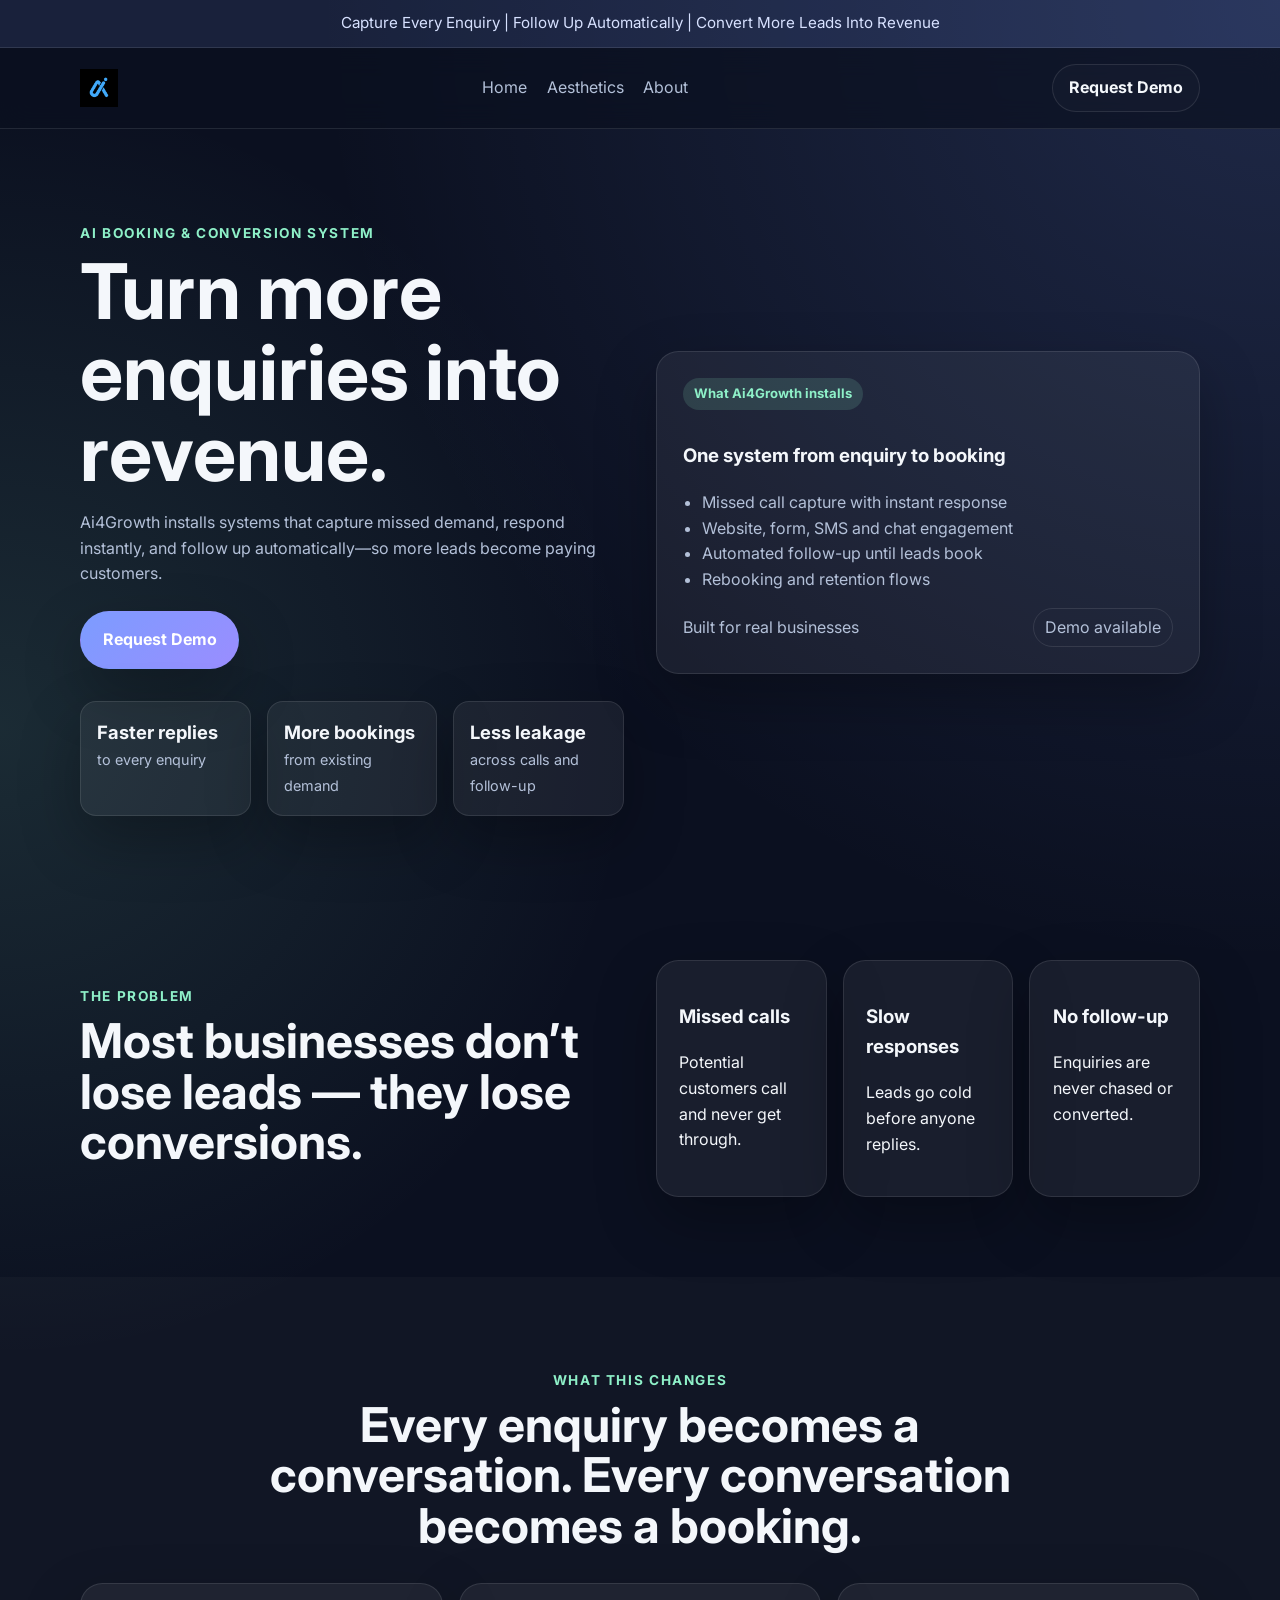
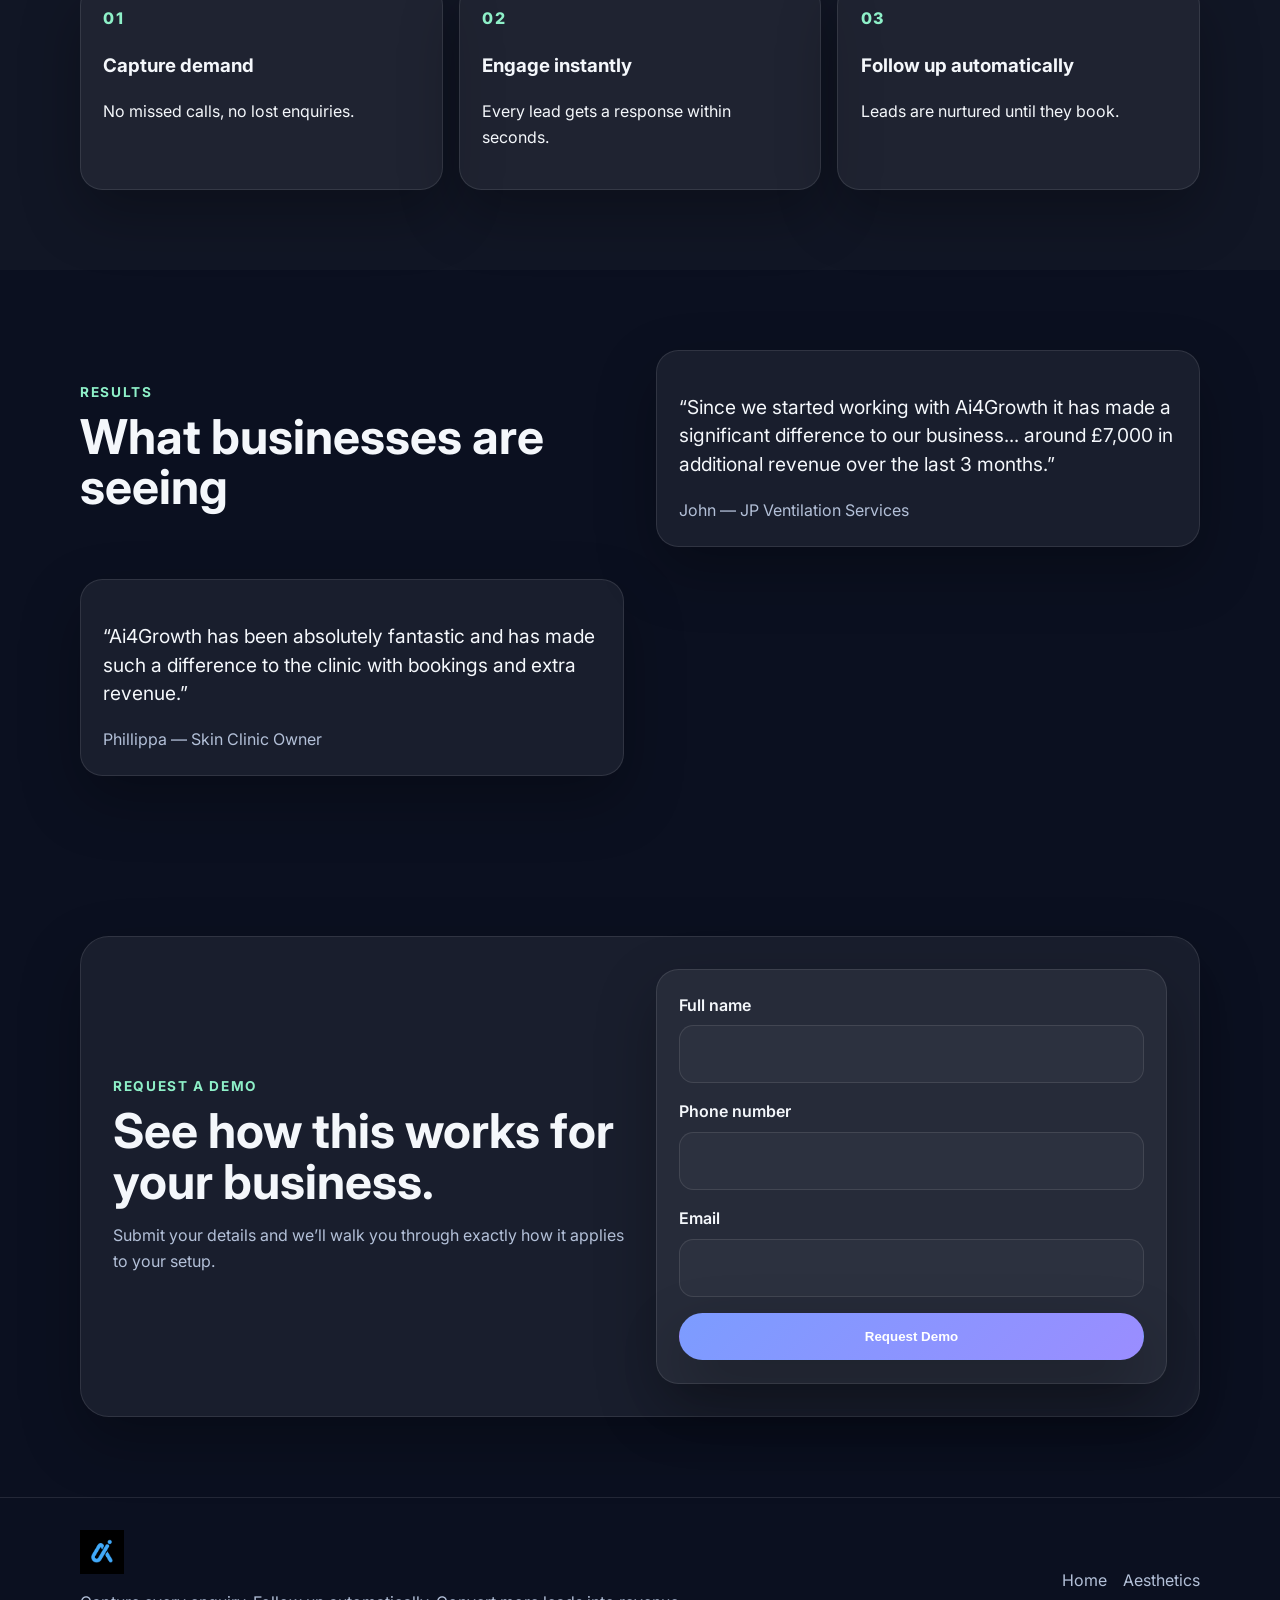
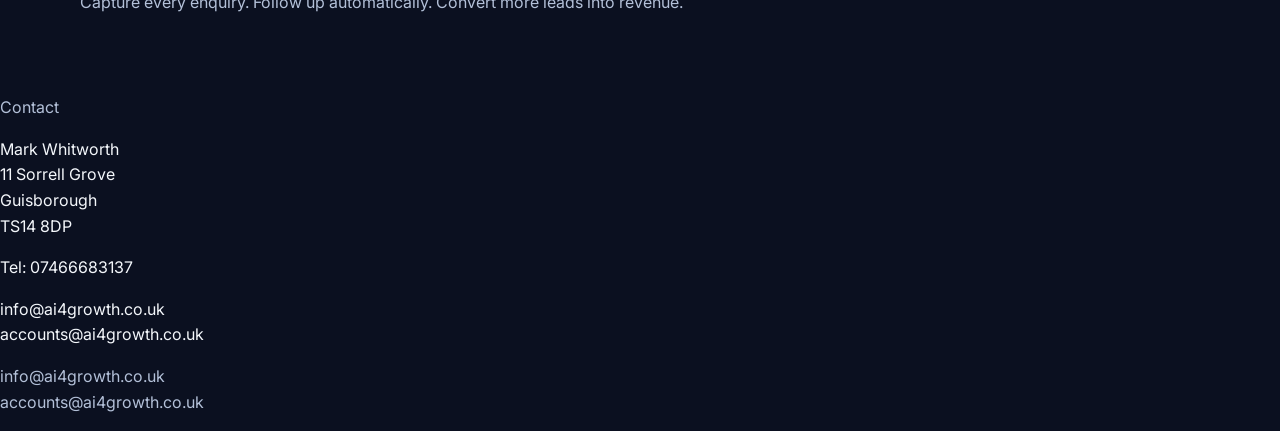
<file: index.html>
<!DOCTYPE html>
<html lang="en">
<head>
  <meta charset="UTF-8" />
  <meta name="viewport" content="width=device-width, initial-scale=1.0" />
  <title>Ai4Growth – Turn Enquiries Into Revenue</title>
  <meta name="description" content="Ai4Growth installs systems that capture every enquiry, follow up automatically, and convert more leads into revenue.">
  <link rel="preconnect" href="https://fonts.googleapis.com">
  <link rel="preconnect" href="https://fonts.gstatic.com" crossorigin>
  <link href="https://fonts.googleapis.com/css2?family=Inter:wght@400;500;600;700;800&display=swap" rel="stylesheet">
  <link rel="stylesheet" href="styles.css" />
</head>

<body>
<div class="announcement usp-bar">
  Capture Every Enquiry | Follow Up Automatically | Convert More Leads Into Revenue
</div>
  
<header class="site-header">
  <div class="container nav">
    <div class="brand">
      <img src="logo.png" alt="Ai4Growth logo" class="brand-logo">
    </div>
    <nav>
      <a href="index.html">Home</a>
  <a href="aesthetics.html">Aesthetics</a>
  <a href="about.html">About</a>
</nav>
      <a href="#form" class="btn btn-small btn-outline">Request Demo</a>
    </nav>
  </div>
</header>

<main>

<section class="hero">
  <div class="container hero-grid">

    <div class="hero-copy">
      <p class="eyebrow">AI booking & conversion system</p>

      <h1>Turn more enquiries into revenue.</h1>

      <p class="subcopy">
        Ai4Growth installs systems that capture missed demand, respond instantly, and follow up automatically—so more leads become paying customers.
      </p>

      <div class="hero-actions">
        <a href="#form" class="btn btn-primary">Request Demo</a>
      </div>

      <div class="stats">
        <div><strong>Faster replies</strong><span>to every enquiry</span></div>
        <div><strong>More bookings</strong><span>from existing demand</span></div>
        <div><strong>Less leakage</strong><span>across calls and follow-up</span></div>
      </div>
    </div>

    <div class="hero-card">
      <div class="mini-card-label">What Ai4Growth installs</div>
      <h3>One system from enquiry to booking</h3>
      <ul>
        <li>Missed call capture with instant response</li>
        <li>Website, form, SMS and chat engagement</li>
        <li>Automated follow-up until leads book</li>
        <li>Rebooking and retention flows</li>
      </ul>
      <div class="hero-card-footer">
        <span>Built for real businesses</span>
        <span class="pill">Demo available</span>
      </div>
    </div>

  </div>
</section>

<section id="problem" class="section">
  <div class="container section-grid">
    <div>
      <p class="eyebrow">The problem</p>
      <h2>Most businesses don’t lose leads — they lose conversions.</h2>
    </div>
    <div class="problem-points">
      <div class="info-card">
        <h3>Missed calls</h3>
        <p>Potential customers call and never get through.</p>
      </div>
      <div class="info-card">
        <h3>Slow responses</h3>
        <p>Leads go cold before anyone replies.</p>
      </div>
      <div class="info-card">
        <h3>No follow-up</h3>
        <p>Enquiries are never chased or converted.</p>
      </div>
    </div>
  </div>
</section>

<section class="section alt-bg">
  <div class="container">
    <div class="section-heading center">
      <p class="eyebrow">What this changes</p>
      <h2>Every enquiry becomes a conversation. Every conversation becomes a booking.</h2>
    </div>

    <div class="steps">
      <div class="step-card">
        <span class="step-number">01</span>
        <h3>Capture demand</h3>
        <p>No missed calls, no lost enquiries.</p>
      </div>
      <div class="step-card">
        <span class="step-number">02</span>
        <h3>Engage instantly</h3>
        <p>Every lead gets a response within seconds.</p>
      </div>
      <div class="step-card">
        <span class="step-number">03</span>
        <h3>Follow up automatically</h3>
        <p>Leads are nurtured until they book.</p>
      </div>
    </div>
  </div>
</section>

<section class="section testimonial-section">
  <div class="container testimonial-grid">
    <div>
      <p class="eyebrow">Results</p>
      <h2>What businesses are seeing</h2>
    </div>

    <div class="quote-card">
      <p>
        “Since we started working with Ai4Growth it has made a significant difference to our business... around £7,000 in additional revenue over the last 3 months.”
      </p>
      <div class="quote-author">John — JP Ventilation Services</div>
    </div>

    <div class="quote-card">
      <p>
        “Ai4Growth has been absolutely fantastic and has made such a difference to the clinic with bookings and extra revenue.”
      </p>
      <div class="quote-author">Phillippa — Skin Clinic Owner</div>
    </div>
  </div>
</section>

<section id="form" class="section waitlist-section">
  <div class="container waitlist-box">

    <div>
      <p class="eyebrow">Request a demo</p>
      <h2>See how this works for your business.</h2>
      <p class="muted">Submit your details and we’ll walk you through exactly how it applies to your setup.</p>
    </div>

    <form name="demo" method="POST" data-netlify="true" class="waitlist-form">
      <input type="hidden" name="form-name" value="demo">

      <label>
        Full name
        <input type="text" name="name" required>
      </label>

      <label>
  Phone number
  <input type="tel" name="phone" required>
</label>
      
      <label>
        Email
        <input type="email" name="email" required>
      </label>

      <button type="submit" class="btn btn-primary full-width">Request Demo</button>
    </form>

  </div>
</section>

</main>

<footer class="site-footer">
  <div class="container footer-content">

    <div>
      <div class="brand footer-brand">
        <img src="logo.png" alt="Ai4Growth logo" class="footer-logo">
      </div>
      <p class="muted">Capture every enquiry. Follow up automatically. Convert more leads into revenue.</p>
    </div>

    <div class="footer-links">
      <a href="index.html">Home</a>
      <a href="aesthetics.html">Aesthetics</a>
    </div>

  </div>
  
</footer>

  <div class="footer-contact">
  <p class="muted">Contact</p>
  
  <p>
    Mark Whitworth<br>
    11 Sorrell Grove<br>
    Guisborough<br>
    TS14 8DP
  </p>

  <p>
    Tel: <a href="tel:07466683137">07466683137</a>
  </p>

  <p>
    <a href="mailto:info@ai4growth.co.uk">info@ai4growth.co.uk</a><br>
    <a href="mailto:accounts@ai4growth.co.uk">accounts@ai4growth.co.uk</a>
  </p>
</div>

  <p class="muted">
  <a href="mailto:info@ai4growth.co.uk">info@ai4growth.co.uk</a><br>
  <a href="mailto:accounts@ai4growth.co.uk">accounts@ai4growth.co.uk</a>
</p>

<!--Start of Tawk.to Script-->
<script type="text/javascript">
var Tawk_API=Tawk_API||{}, Tawk_LoadStart=new Date();
(function(){
var s1=document.createElement("script"),s0=document.getElementsByTagName("script")[0];
s1.async=true;
s1.src='https://embed.tawk.to/69d33a0a1678ab1c34d72dbb/1jlghlea2';
s1.charset='UTF-8';
s1.setAttribute('crossorigin','*');
s0.parentNode.insertBefore(s1,s0);
})();
</script>
<!--End of Tawk.to Script-->
  
</body>
</html>
</file>
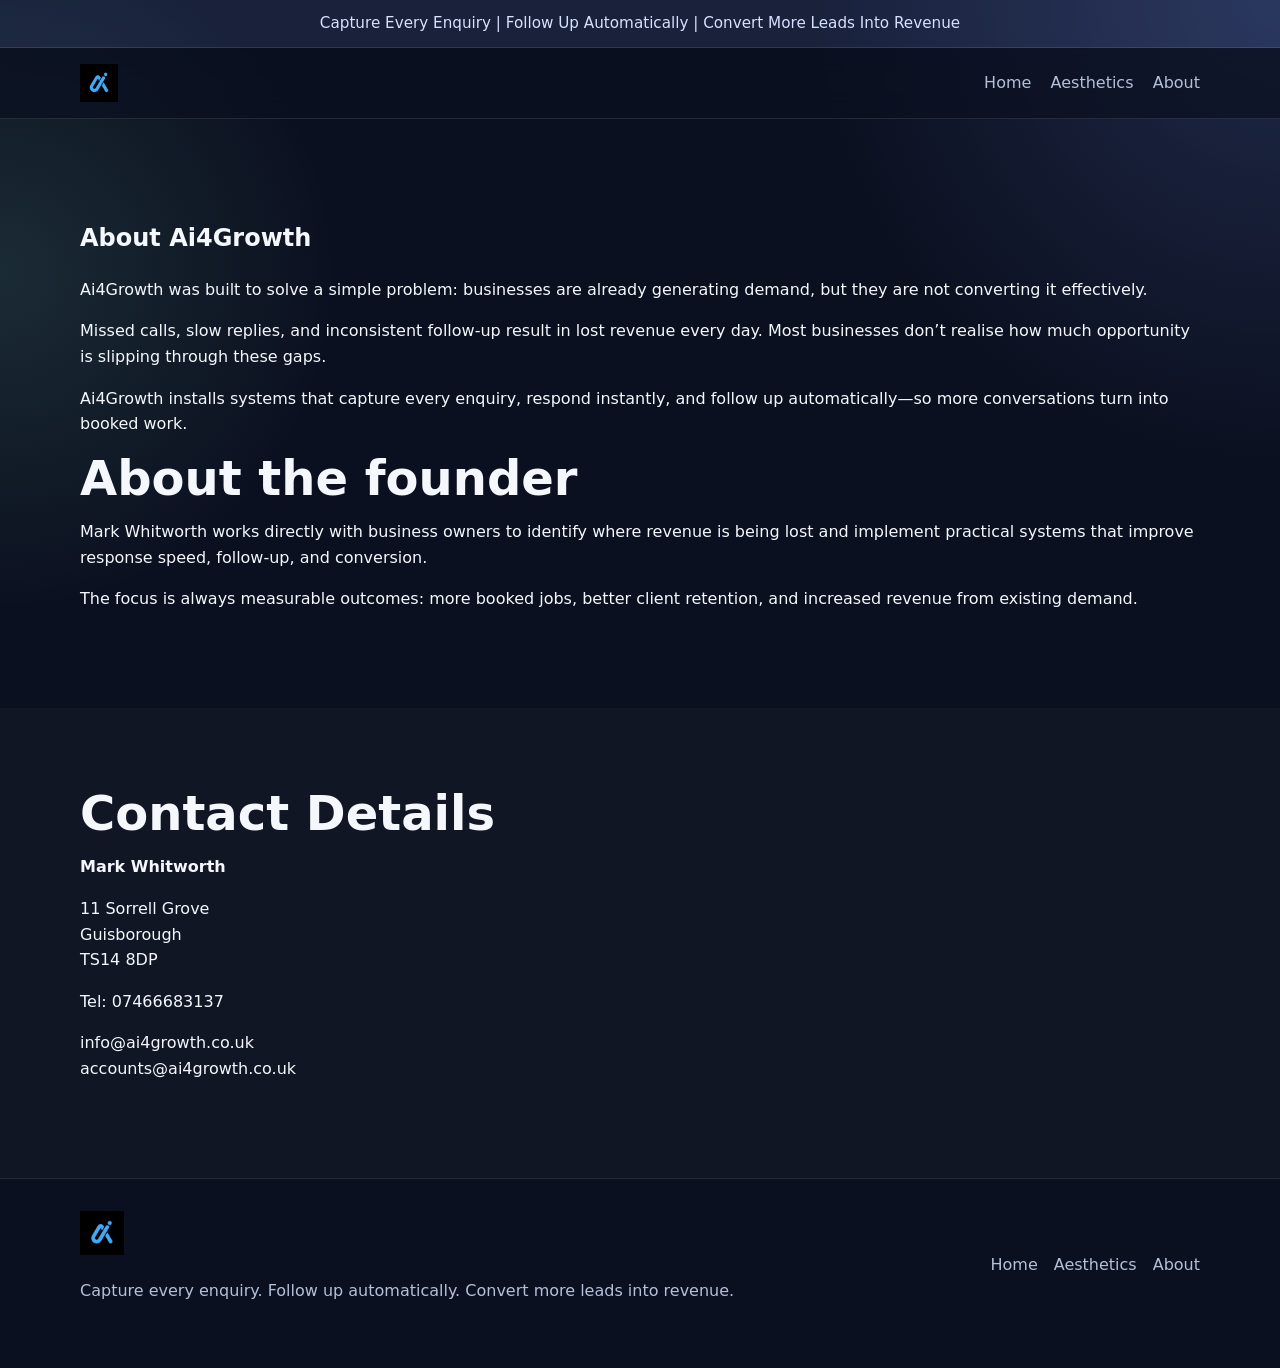
<file: about.html>
<!DOCTYPE html>
<html lang="en">
<head>
  <meta charset="UTF-8" />
  <meta name="viewport" content="width=device-width, initial-scale=1.0" />
  <title>About | Ai4Growth</title>
  <meta name="description" content="Learn more about Ai4Growth and how we help businesses capture enquiries, follow up automatically, and convert more leads into revenue.">
  <link rel="stylesheet" href="styles.css" />
</head>

<body>

<div class="announcement usp-bar">
  Capture Every Enquiry | Follow Up Automatically | Convert More Leads Into Revenue
</div>

<header class="site-header">
  <div class="container nav">
    <div class="brand">
      <img src="logo.png" alt="Ai4Growth logo" class="brand-logo">
    </div>
    <nav>
      <a href="index.html">Home</a>
      <a href="aesthetics.html">Aesthetics</a>
      <a href="about.html">About</a>
    </nav>
  </div>
</header>

<main>

<section class="section">
  <div class="container">

    <h1>About Ai4Growth</h1>

    <p>
      Ai4Growth was built to solve a simple problem: businesses are already generating demand, but they are not converting it effectively.
    </p>

    <p>
      Missed calls, slow replies, and inconsistent follow-up result in lost revenue every day. Most businesses don’t realise how much opportunity is slipping through these gaps.
    </p>

    <p>
      Ai4Growth installs systems that capture every enquiry, respond instantly, and follow up automatically—so more conversations turn into booked work.
    </p>

    <h2>About the founder</h2>

    <p>
      Mark Whitworth works directly with business owners to identify where revenue is being lost and implement practical systems that improve response speed, follow-up, and conversion.
    </p>

    <p>
      The focus is always measurable outcomes: more booked jobs, better client retention, and increased revenue from existing demand.
    </p>

  </div>
</section>

<section class="section alt-bg">
  <div class="container">

    <h2>Contact Details</h2>

    <div class="contact-block">

      <p><strong>Mark Whitworth</strong></p>

      <p>
        11 Sorrell Grove<br>
        Guisborough<br>
        TS14 8DP
      </p>

      <p>
        Tel: <a href="tel:07466683137">07466683137</a>
      </p>

      <p>
        <a href="mailto:info@ai4growth.co.uk">info@ai4growth.co.uk</a><br>
        <a href="mailto:accounts@ai4growth.co.uk">accounts@ai4growth.co.uk</a>
      </p>

    </div>

  </div>
</section>

</main>

<footer class="site-footer">
  <div class="container footer-content">

    <div>
      <img src="logo.png" alt="Ai4Growth logo" class="footer-logo">

      <p class="muted">
        Capture every enquiry. Follow up automatically. Convert more leads into revenue.
      </p>
    </div>

    <div class="footer-links">
      <a href="index.html">Home</a>
      <a href="aesthetics.html">Aesthetics</a>
      <a href="about.html">About</a>
    </div>

  </div>
</footer>

</body>
</html>
</file>
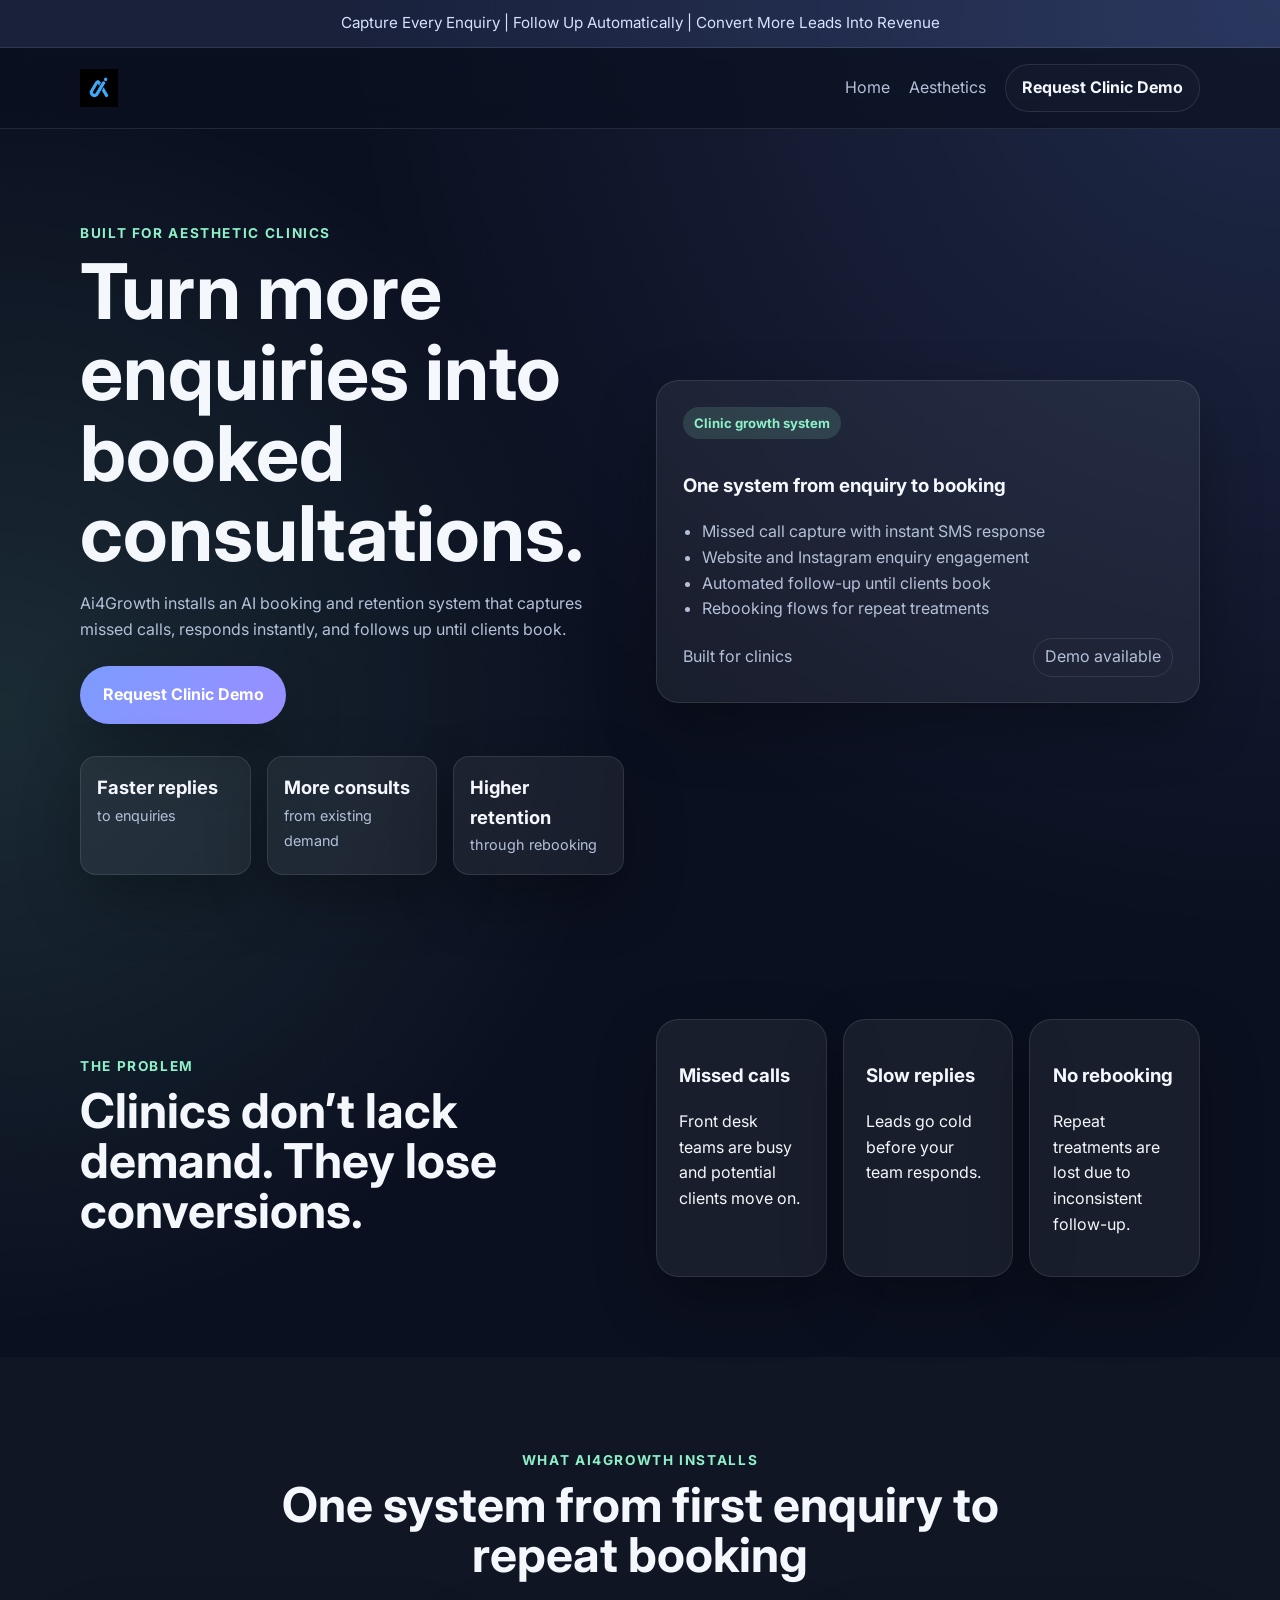
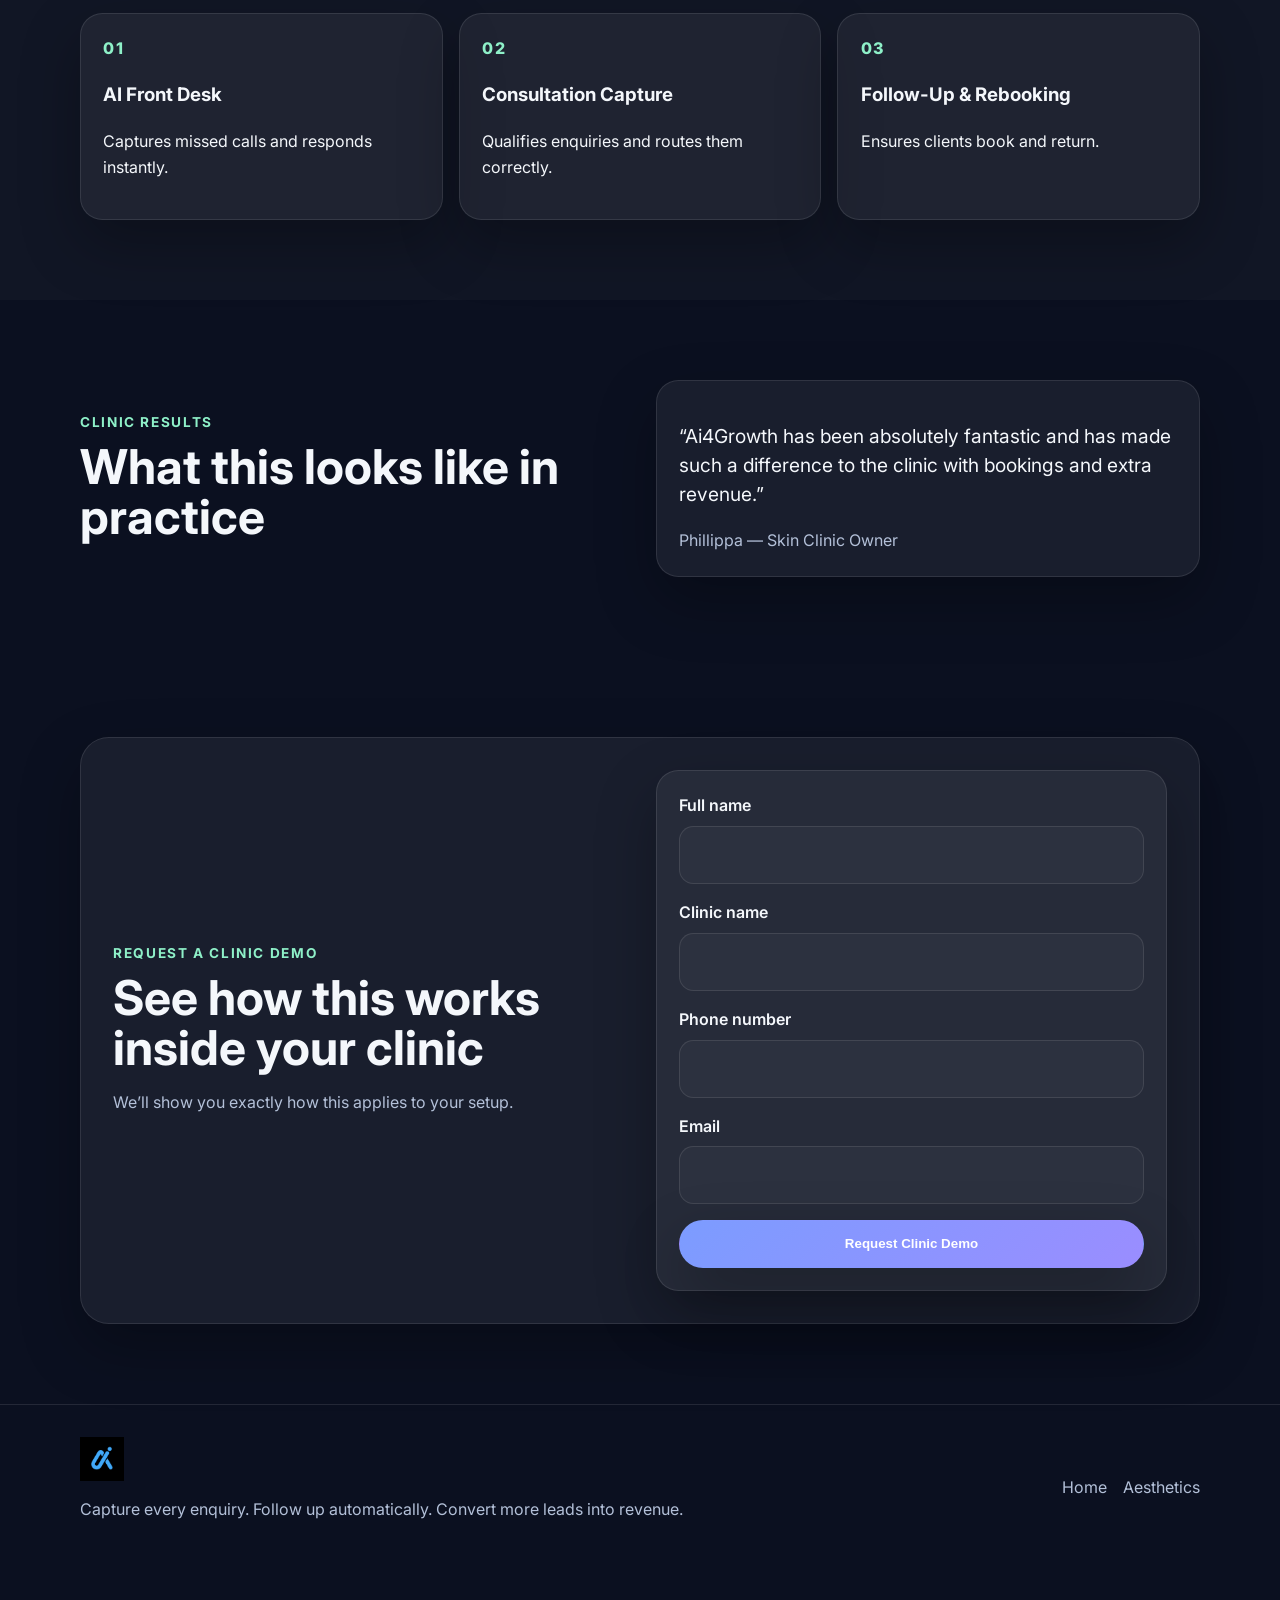
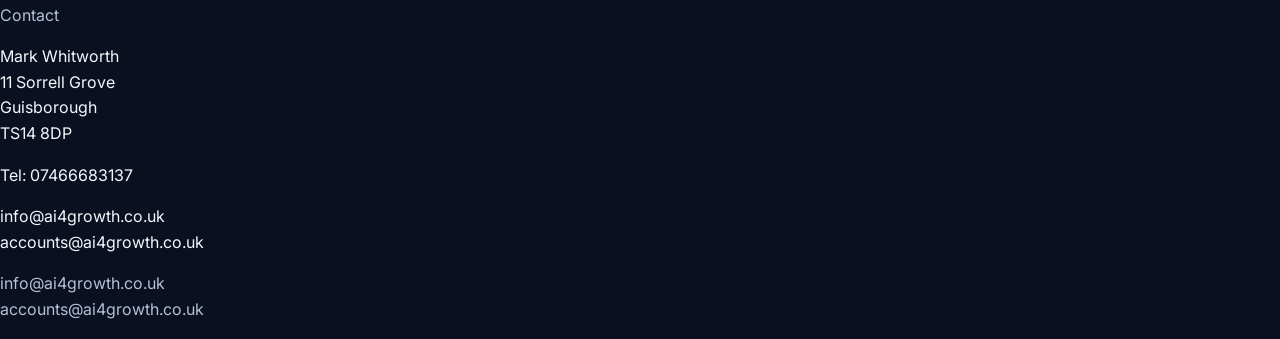
<file: aesthetics.html>
<!DOCTYPE html>
<html lang="en">
<head>
  <meta charset="UTF-8" />
  <meta name="viewport" content="width=device-width, initial-scale=1.0" />
  <title>Aesthetics | Ai4Growth</title>
  <meta name="description" content="Ai4Growth helps aesthetic clinics capture missed enquiries, respond faster, and convert more consultations into booked revenue.">
  <link rel="preconnect" href="https://fonts.googleapis.com">
  <link rel="preconnect" href="https://fonts.gstatic.com" crossorigin>
  <link href="https://fonts.googleapis.com/css2?family=Inter:wght@400;500;600;700;800&display=swap" rel="stylesheet">
  <link rel="stylesheet" href="styles.css" />
</head>

<body>

<!-- USP BAR -->
<div class="announcement usp-bar">
  Capture Every Enquiry | Follow Up Automatically | Convert More Leads Into Revenue
</div>

<header class="site-header">
  <div class="container nav">
    <div class="brand">
      <img src="logo.png" alt="Ai4Growth logo" class="brand-logo">
    </div>
    <nav>
      <a href="index.html">Home</a>
      <a href="aesthetics.html">Aesthetics</a>
      <a href="#form" class="btn btn-small btn-outline">Request Clinic Demo</a>
    </nav>
  </div>
</header>

<main>

<section class="hero">
  <div class="container hero-grid">

    <div class="hero-copy">
      <p class="eyebrow">Built for aesthetic clinics</p>

      <h1>Turn more enquiries into booked consultations.</h1>

      <p class="subcopy">
        Ai4Growth installs an AI booking and retention system that captures missed calls, responds instantly, and follows up until clients book.
      </p>

      <div class="hero-actions">
        <a href="#form" class="btn btn-primary">Request Clinic Demo</a>
      </div>

      <div class="stats">
        <div><strong>Faster replies</strong><span>to enquiries</span></div>
        <div><strong>More consults</strong><span>from existing demand</span></div>
        <div><strong>Higher retention</strong><span>through rebooking</span></div>
      </div>
    </div>

    <div class="hero-card">
      <div class="mini-card-label">Clinic growth system</div>
      <h3>One system from enquiry to booking</h3>
      <ul>
        <li>Missed call capture with instant SMS response</li>
        <li>Website and Instagram enquiry engagement</li>
        <li>Automated follow-up until clients book</li>
        <li>Rebooking flows for repeat treatments</li>
      </ul>
      <div class="hero-card-footer">
        <span>Built for clinics</span>
        <span class="pill">Demo available</span>
      </div>
    </div>

  </div>
</section>

<section class="section">
  <div class="container section-grid">
    <div>
      <p class="eyebrow">The problem</p>
      <h2>Clinics don’t lack demand. They lose conversions.</h2>
    </div>

    <div class="problem-points">
      <div class="info-card">
        <h3>Missed calls</h3>
        <p>Front desk teams are busy and potential clients move on.</p>
      </div>

      <div class="info-card">
        <h3>Slow replies</h3>
        <p>Leads go cold before your team responds.</p>
      </div>

      <div class="info-card">
        <h3>No rebooking</h3>
        <p>Repeat treatments are lost due to inconsistent follow-up.</p>
      </div>
    </div>
  </div>
</section>

<section class="section alt-bg">
  <div class="container">
    <div class="section-heading center">
      <p class="eyebrow">What Ai4Growth installs</p>
      <h2>One system from first enquiry to repeat booking</h2>
    </div>

    <div class="steps">
      <div class="step-card">
        <span class="step-number">01</span>
        <h3>AI Front Desk</h3>
        <p>Captures missed calls and responds instantly.</p>
      </div>

      <div class="step-card">
        <span class="step-number">02</span>
        <h3>Consultation Capture</h3>
        <p>Qualifies enquiries and routes them correctly.</p>
      </div>

      <div class="step-card">
        <span class="step-number">03</span>
        <h3>Follow-Up & Rebooking</h3>
        <p>Ensures clients book and return.</p>
      </div>
    </div>
  </div>
</section>

<section class="section testimonial-section">
  <div class="container testimonial-grid">
    <div>
      <p class="eyebrow">Clinic results</p>
      <h2>What this looks like in practice</h2>
    </div>

    <div class="quote-card">
      <p>
        “Ai4Growth has been absolutely fantastic and has made such a difference to the clinic with bookings and extra revenue.”
      </p>
      <div class="quote-author">Phillippa — Skin Clinic Owner</div>
    </div>
  </div>
</section>

<section id="form" class="section waitlist-section">
  <div class="container waitlist-box">

    <div>
      <p class="eyebrow">Request a clinic demo</p>
      <h2>See how this works inside your clinic</h2>
      <p class="muted">We’ll show you exactly how this applies to your setup.</p>
    </div>

    <form name="clinic-demo" method="POST" data-netlify="true" class="waitlist-form">
      <input type="hidden" name="form-name" value="clinic-demo">

      <label>
        Full name
        <input type="text" name="name" required>
      </label>

      <label>
        Clinic name
        <input type="text" name="clinic">
      </label>

      <label>
  Phone number
  <input type="tel" name="phone" required>
</label>

      <label>
        Email
        <input type="email" name="email" required>
      </label>

      <button type="submit" class="btn btn-primary full-width">Request Clinic Demo</button>
    </form>

  </div>
</section>

</main>

<footer class="site-footer">
  <div class="container footer-content">

    <div>
      <div class="brand footer-brand">
        <img src="logo.png" alt="Ai4Growth logo" class="footer-logo">
      </div>
      <p class="muted">Capture every enquiry. Follow up automatically. Convert more leads into revenue.</p>
    </div>

    <div class="footer-links">
      <a href="index.html">Home</a>
      <a href="aesthetics.html">Aesthetics</a>
    </div>

  </div>
</footer>

  <div class="footer-contact">
  <p class="muted">Contact</p>
  
  <p>
    Mark Whitworth<br>
    11 Sorrell Grove<br>
    Guisborough<br>
    TS14 8DP
  </p>

  <p>
    Tel: <a href="tel:07466683137">07466683137</a>
  </p>

  <p>
    <a href="mailto:info@ai4growth.co.uk">info@ai4growth.co.uk</a><br>
    <a href="mailto:accounts@ai4growth.co.uk">accounts@ai4growth.co.uk</a>
  </p>
</div>
  
  <p class="muted">
  <a href="mailto:info@ai4growth.co.uk">info@ai4growth.co.uk</a><br>
  <a href="mailto:accounts@ai4growth.co.uk">accounts@ai4growth.co.uk</a>
</p>

  <!--Start of Tawk.to Script-->
<script type="text/javascript">
var Tawk_API=Tawk_API||{}, Tawk_LoadStart=new Date();
(function(){
var s1=document.createElement("script"),s0=document.getElementsByTagName("script")[0];
s1.async=true;
s1.src='https://embed.tawk.to/69d33a0a1678ab1c34d72dbb/1jlghlea2';
s1.charset='UTF-8';
s1.setAttribute('crossorigin','*');
s0.parentNode.insertBefore(s1,s0);
})();
</script>
<!--End of Tawk.to Script-->
  
</body>
</html>
</file>
<file: styles.css>
:root {
  --bg: #0b1020;
  --bg-soft: #10182d;
  --surface: rgba(255, 255, 255, 0.06);
  --surface-strong: rgba(255, 255, 255, 0.1);
  --text: #f4f7fb;
  --muted: #b3c0d8;
  --line: rgba(255, 255, 255, 0.1);
  --accent: #7c9cff;
  --accent-2: #8ef0c8;
  --shadow: 0 24px 60px rgba(0, 0, 0, 0.28);
}

* { box-sizing: border-box; }
html { scroll-behavior: smooth; }
body {
  margin: 0;
  font-family: 'Inter', system-ui, sans-serif;
  background:
    radial-gradient(circle at top right, rgba(124, 156, 255, 0.18), transparent 25%),
    radial-gradient(circle at left 20%, rgba(142, 240, 200, 0.12), transparent 20%),
    var(--bg);
  color: var(--text);
  line-height: 1.6;
}

a { color: inherit; text-decoration: none; }
img { max-width: 100%; }
.container { width: min(1120px, calc(100% - 2rem)); margin: 0 auto; }
.announcement {
  text-align: center;
  padding: 0.7rem 1rem;
  background: rgba(124, 156, 255, 0.12);
  color: #d7e1ff;
  font-size: 0.95rem;
  border-bottom: 1px solid var(--line);
}
.site-header {
  position: sticky;
  top: 0;
  backdrop-filter: blur(14px);
  background: rgba(11, 16, 32, 0.7);
  border-bottom: 1px solid var(--line);
  z-index: 10;
}
.nav {
  display: flex;
  align-items: center;
  justify-content: space-between;
  padding: 1rem 0;
}
.brand {
  display: flex;
  align-items: center;
  gap: 0.75rem;
  font-weight: 800;
  letter-spacing: 0.02em;
}
.brand-mark {
  width: 2rem;
  height: 2rem;
  display: grid;
  place-items: center;
  border-radius: 0.7rem;
  background: linear-gradient(135deg, var(--accent), var(--accent-2));
  color: #08111f;
  box-shadow: var(--shadow);
}
nav {
  display: flex;
  align-items: center;
  gap: 1.2rem;
  flex-wrap: wrap;
}
nav a { color: var(--muted); }
nav a:hover { color: var(--text); }
.hero {
  padding: 5rem 0 4rem;
}
.hero-grid,
.section-grid,
.testimonial-grid,
.pricing-box,
.waitlist-box {
  display: grid;
  grid-template-columns: repeat(2, minmax(0, 1fr));
  gap: 2rem;
  align-items: center;
}
.eyebrow {
  text-transform: uppercase;
  letter-spacing: 0.12em;
  color: var(--accent-2);
  font-size: 0.85rem;
  font-weight: 700;
  margin-bottom: 0.5rem;
}
.hero h1,
.section h2 {
  line-height: 1.05;
  margin: 0 0 1rem;
}
.hero h1 { font-size: clamp(2.7rem, 6vw, 4.8rem); }
.section h2 { font-size: clamp(2rem, 4vw, 3rem); }
.subcopy,
.muted { color: var(--muted); }
.hero-actions {
  display: flex;
  gap: 1rem;
  flex-wrap: wrap;
  margin: 1.5rem 0 2rem;
}
.btn {
  display: inline-flex;
  justify-content: center;
  align-items: center;
  gap: 0.5rem;
  border-radius: 999px;
  padding: 0.95rem 1.35rem;
  font-weight: 700;
  border: 1px solid transparent;
  transition: 0.2s ease;
}
.btn:hover { transform: translateY(-1px); }
.btn-primary {
  background: linear-gradient(135deg, var(--accent), #9a8dff);
  color: white;
  box-shadow: var(--shadow);
}
.btn-secondary,
.btn-outline {
  border-color: var(--line);
  color: var(--text);
  background: rgba(255,255,255,0.02);
}
.btn-small { padding: 0.65rem 1rem; }
.full-width { width: 100%; }
.stats {
  display: grid;
  grid-template-columns: repeat(3, minmax(0, 1fr));
  gap: 1rem;
}
.stats div,
.hero-card,
.info-card,
.step-card,
.feature-card,
.quote-card,
.pricing-card,
.waitlist-form,
.pricing-box,
.waitlist-box {
  background: var(--surface);
  border: 1px solid var(--line);
  box-shadow: var(--shadow);
}
.stats div {
  border-radius: 1rem;
  padding: 1rem;
}
.stats strong { display: block; font-size: 1.15rem; }
.stats span { color: var(--muted); font-size: 0.9rem; }
.hero-card,
.info-card,
.step-card,
.feature-card,
.quote-card,
.pricing-card,
.waitlist-form {
  border-radius: 1.4rem;
  padding: 1.4rem;
}
.hero-card { padding: 1.6rem; }
.hero-card ul,
.pricing-card ul { padding-left: 1.2rem; color: var(--muted); }
.mini-card-label,
.price-tag {
  display: inline-block;
  margin-bottom: 0.8rem;
  background: rgba(142, 240, 200, 0.14);
  color: var(--accent-2);
  padding: 0.35rem 0.7rem;
  border-radius: 999px;
  font-size: 0.82rem;
  font-weight: 700;
}
.hero-card-footer {
  margin-top: 1rem;
  display: flex;
  justify-content: space-between;
  align-items: center;
  gap: 1rem;
  color: var(--muted);
}
.pill {
  border: 1px solid var(--line);
  border-radius: 999px;
  padding: 0.35rem 0.7rem;
}
.logo-strip {
  border-top: 1px solid var(--line);
  border-bottom: 1px solid var(--line);
  background: rgba(255,255,255,0.02);
}
.logos {
  display: flex;
  gap: 1.4rem;
  align-items: center;
  justify-content: space-between;
  flex-wrap: wrap;
  padding: 1rem 0;
  color: var(--muted);
}
.section { padding: 5rem 0; }
.alt-bg { background: rgba(255,255,255,0.025); }
.problem-points,
.features-grid,
.steps,
.faq-list {
  display: grid;
  gap: 1rem;
}
.problem-points,
.features-grid { grid-template-columns: repeat(3, minmax(0, 1fr)); }
.steps { grid-template-columns: repeat(3, minmax(0, 1fr)); margin-top: 2rem; }
.center { text-align: center; max-width: 760px; margin: 0 auto 2rem; }
.section-heading { margin-bottom: 2rem; }
.step-number {
  color: var(--accent-2);
  font-weight: 800;
  letter-spacing: 0.1em;
}
.quote-card p { font-size: 1.2rem; line-height: 1.5; }
.quote-author { color: var(--muted); }
.pricing-box,
.waitlist-box {
  border-radius: 1.8rem;
  padding: 2rem;
}
.waitlist-form {
  display: grid;
  gap: 1rem;
}
.waitlist-form label {
  display: grid;
  gap: 0.45rem;
  font-weight: 600;
}
.waitlist-form input {
  width: 100%;
  background: rgba(255,255,255,0.03);
  color: var(--text);
  border: 1px solid var(--line);
  border-radius: 0.9rem;
  padding: 0.95rem 1rem;
  font: inherit;
}
.waitlist-form input::placeholder { color: #90a1c0; }
.form-message {
  min-height: 1.5rem;
  margin: 0;
  color: var(--accent-2);
  font-weight: 600;
}
.faq-list details {
  border: 1px solid var(--line);
  background: rgba(255,255,255,0.03);
  border-radius: 1rem;
  padding: 1rem 1.1rem;
}
.faq-list summary {
  cursor: pointer;
  font-weight: 700;
}
.site-footer {
  padding: 2rem 0 3rem;
  border-top: 1px solid var(--line);
}
.footer-content {
  display: flex;
  justify-content: space-between;
  gap: 1rem;
  align-items: center;
  flex-wrap: wrap;
}
.footer-links {
  display: flex;
  gap: 1rem;
  flex-wrap: wrap;
  color: var(--muted);
}

@media (max-width: 900px) {
  .hero-grid,
  .section-grid,
  .testimonial-grid,
  .pricing-box,
  .waitlist-box,
  .problem-points,
  .features-grid,
  .steps {
    grid-template-columns: 1fr;
  }

  nav {
    justify-content: flex-end;
    gap: 0.85rem;
    font-size: 0.95rem;
  }

  .hero { padding-top: 3rem; }
}

@media (max-width: 640px) {
  .stats { grid-template-columns: 1fr; }
  .nav { gap: 1rem; align-items: flex-start; flex-direction: column; }
  nav { justify-content: flex-start; }
}
.brand-logo {
  height: 38px;
}
  width: auto;
  display: block;
}

.brand-logo {
  height: 52px;
}

.footer-logo {
  height: 44px;
}
</file>
